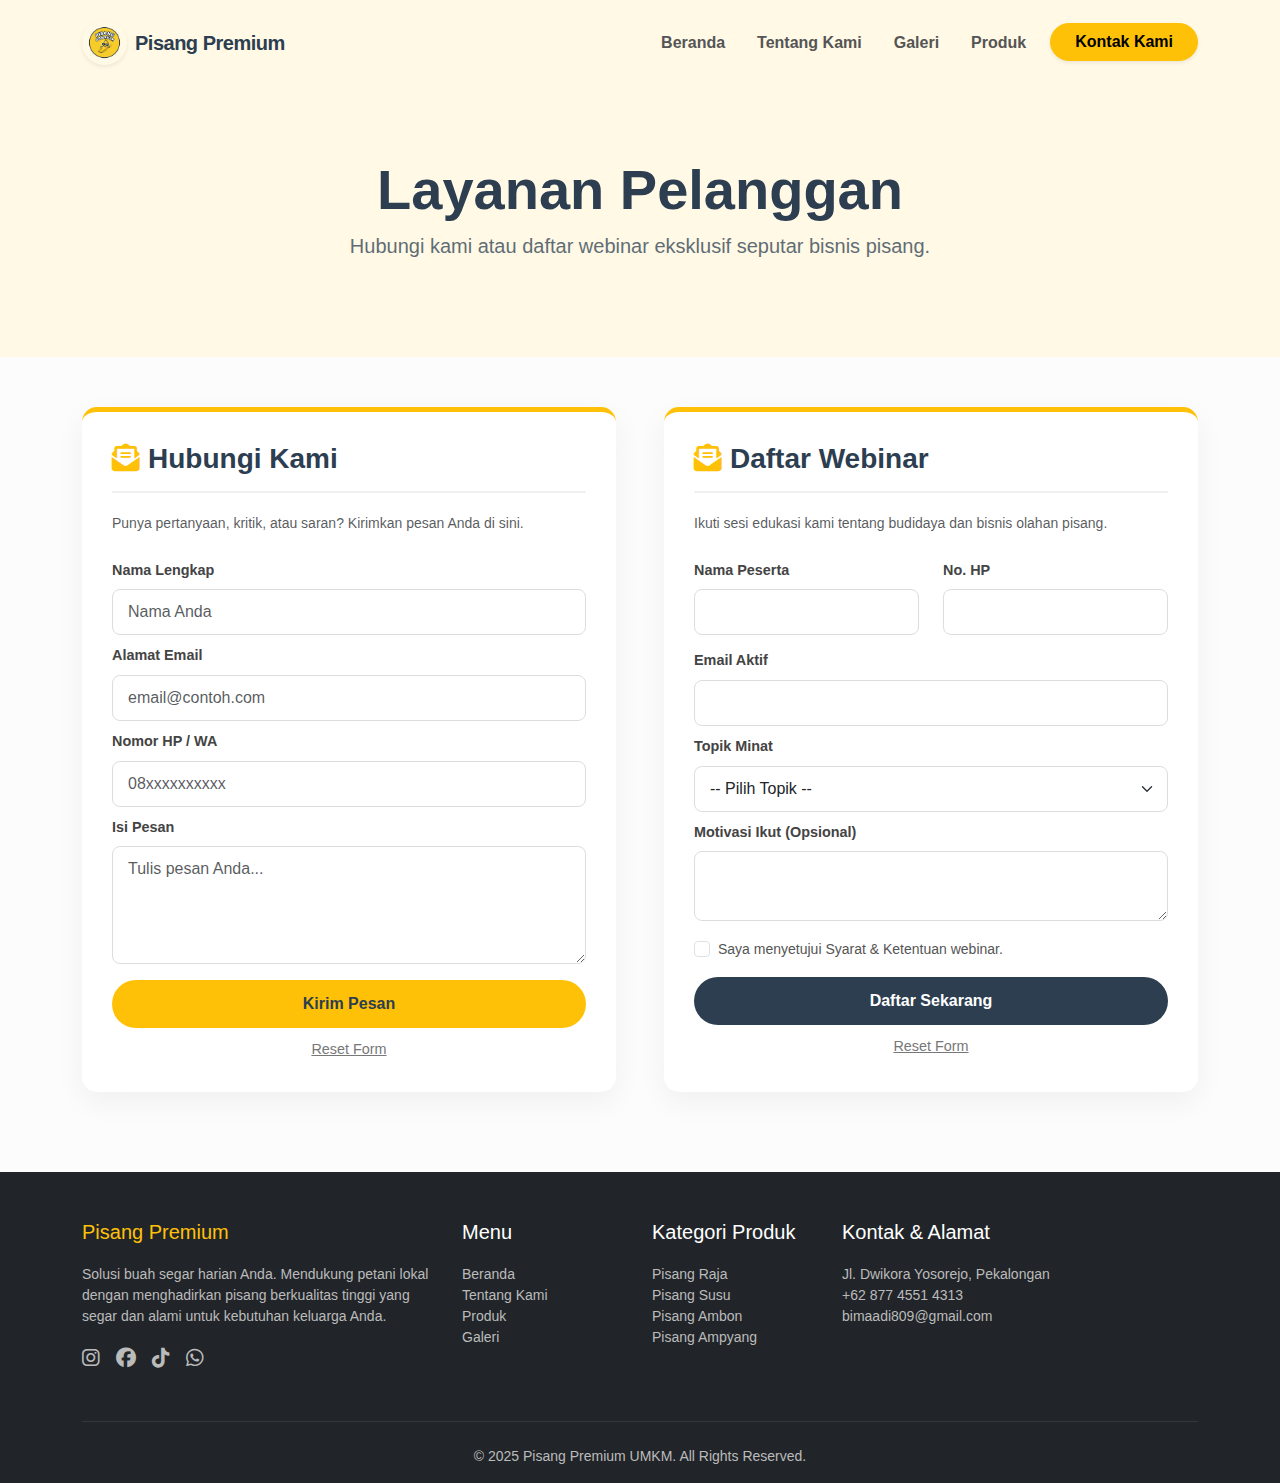
<file: kontak.html>
<!DOCTYPE html>
<html lang="id">

<head>
    <meta charset="UTF-8">
    <meta name="viewport" content="width=device-width, initial-scale=1.0">
    <title>Kontak & Webinar - Pisang Premium</title>
    <link rel="icon" href="images/logo.png" type="image/png">
    <link href="https://cdn.jsdelivr.net/npm/bootstrap@5.3.0/dist/css/bootstrap.min.css" rel="stylesheet">
    <link rel="stylesheet" href="https://cdnjs.cloudflare.com/ajax/libs/font-awesome/6.4.0/css/all.min.css">
    <link rel="stylesheet" href="style.css">
</head>

<body>

    <nav class="navbar navbar-expand-lg fixed-top navbar-custom">
        <div class="container">
            <a class="navbar-brand d-flex align-items-center gap-2" href="index.html"
                style="font-family: 'Segoe UI', Tahoma, Geneva, Verdana, sans-serif; color: #2c3e50;">
                <img src="images/logo.png" alt="Logo" width="45" height="45" class="rounded-circle shadow-sm">
                <span class="fw-bold" style="letter-spacing: -0.5px;">Pisang Premium</span>
            </a>
            <button class="navbar-toggler border-0" type="button" data-bs-toggle="collapse" data-bs-target="#mainMenu">
                <span class="navbar-toggler-icon"></span>
            </button>
            <div class="collapse navbar-collapse" id="mainMenu">
                <ul class="navbar-nav ms-auto align-items-left">
                    <li class="nav-item"><a class="nav-link px-3" href="index.html">Beranda</a></li>
                    <li class="nav-item"><a class="nav-link px-3" href="tentang.html">Tentang Kami</a></li>
                    <li class="nav-item"><a class="nav-link px-3" href="galeri.html">Galeri</a></li>
                    <li class="nav-item"><a class="nav-link px-3" href="produk.html">Produk</a></li>
                    <li class="nav-item ms-lg-2">
                        <a href="kontak.html"
                            class="btn btn-warning rounded-pill px-4 fw-bold text-dark-blue shadow-sm hover-effect">Kontak
                            Kami</a>
                    </li>
                </ul>
            </div>
        </div>
    </nav>

    <header class="hero-contact">
        <div class="container">
            <h1 class="display-4 fw-bold mb-2" style="font-family: 'Segoe UI', Tahoma, Geneva, Verdana, sans-serif;">
                Layanan Pelanggan</h1>
            <p class="lead opacity-75">Hubungi kami atau daftar webinar eksklusif seputar bisnis pisang.</p>
        </div>
    </header>

    <main class="container mb-5">
        <div class="row g-5">

            <div class="col-lg-6">
                <div class="form-card">
                    <h3 class="form-title"><i class="fas fa-envelope-open-text me-2 text-warning"></i>Hubungi Kami</h3>
                    <p class="text-muted small mb-4">Punya pertanyaan, kritik, atau saran? Kirimkan pesan Anda di sini.
                    </p>

                    <form id="kontakForm" novalidate>
                        <div class="mb-2">
                            <label for="k_nama" class="form-label">Nama Lengkap</label>
                            <input type="text" class="form-control" id="k_nama" placeholder="Nama Anda">
                            <div class="error-msg" id="err-k_nama">Nama wajib diisi.</div>
                        </div>

                        <div class="mb-2">
                            <label for="k_email" class="form-label">Alamat Email</label>
                            <input type="email" class="form-control" id="k_email" placeholder="email@contoh.com">
                            <div class="error-msg" id="err-k_email">Format email salah.</div>
                        </div>

                        <div class="mb-2">
                            <label for="k_phone" class="form-label">Nomor HP / WA</label>
                            <input type="tel" class="form-control" id="k_phone" placeholder="08xxxxxxxxxx">
                            <div class="error-msg" id="err-k_phone">Nomor HP hanya angka.</div>
                        </div>

                        <div class="mb-3">
                            <label for="k_pesan" class="form-label">Isi Pesan</label>
                            <textarea class="form-control" id="k_pesan" rows="4"
                                placeholder="Tulis pesan Anda..."></textarea>
                            <div class="error-msg" id="err-k_pesan">Pesan minimal 10 karakter.</div>
                        </div>

                        <button type="submit" class="btn-submit">Kirim Pesan</button>
                        <div class="text-center">
                            <button type="button" id="k_clearData" class="btn-reset">Reset Form</button>
                        </div>
                        <div id="k_feedback" class="feedback-box"></div>
                    </form>
                </div>
            </div>

            <div class="col-lg-6">
                <div class="form-card" style="border-top-color: #FFC107;">
                    <h3 class="form-title"><i class="fas fa-envelope-open-text me-2 text-warning"></i>Daftar Webinar
                    </h3>
                    <p class="text-muted small mb-4">Ikuti sesi edukasi kami tentang budidaya dan bisnis olahan pisang.
                    </p>

                    <form id="webinarForm" novalidate>
                        <div class="row">
                            <div class="col-md-6 mb-2">
                                <label for="w_nama" class="form-label">Nama Peserta</label>
                                <input type="text" class="form-control" id="w_nama">
                                <div class="error-msg" id="err-w_nama">Wajib diisi.</div>
                            </div>
                            <div class="col-md-6 mb-2">
                                <label for="w_phone" class="form-label">No. HP</label>
                                <input type="tel" class="form-control" id="w_phone">
                                <div class="error-msg" id="err-w_phone">Angka saja.</div>
                            </div>
                        </div>

                        <div class="mb-2">
                            <label for="w_email" class="form-label">Email Aktif</label>
                            <input type="email" class="form-control" id="w_email">
                            <div class="error-msg" id="err-w_email">Email tidak valid.</div>
                        </div>

                        <div class="mb-2">
                            <label for="w_kategori" class="form-label">Topik Minat</label>
                            <select class="form-select" id="w_kategori">
                                <option value="">-- Pilih Topik --</option>
                                <option value="Umum">Pengenalan Pisang</option>
                                <option value="Bisnis">Peluang Bisnis Olahan</option>
                                <option value="Tani">Teknik Budidaya</option>
                            </select>
                            <div class="error-msg" id="err-w_kategori">Pilih salah satu topik.</div>
                        </div>

                        <div class="mb-3">
                            <label for="w_pesan" class="form-label">Motivasi Ikut (Opsional)</label>
                            <textarea class="form-control" id="w_pesan" rows="2"></textarea>
                        </div>

                        <div class="form-check mb-3">
                            <input class="form-check-input" type="checkbox" id="w_syarat">
                            <label class="form-check-label small" for="w_syarat">
                                Saya menyetujui Syarat & Ketentuan webinar.
                            </label>
                            <div class="error-msg" id="err-w_syarat">Anda harus menyetujui S&K.</div>
                        </div>

                        <button type="submit" class="btn-submit" style="background-color: #2c3e50; color: white;">Daftar
                            Sekarang</button>
                        <div class="text-center">
                            <button type="button" id="w_clearData" class="btn-reset">Reset Form</button>
                        </div>
                        <div id="w_feedback" class="feedback-box"></div>
                    </form>
                </div>
            </div>

        </div>
    </main>

    <footer class="footer pt-5 pb-3">
        <div class="container">
            <div class="row g-4 mb-5">

                <!-- Brand -->
                <div class="col-lg-4">
                    <h5 class="footer-title text-warning">Pisang Premium</h5>
                    <p class="footer-desc small">
                        Solusi buah segar harian Anda. Mendukung petani lokal dengan menghadirkan
                        pisang berkualitas tinggi yang segar dan alami untuk kebutuhan keluarga Anda.
                    </p>

                    <div class="footer-social d-flex gap-3 mt-3">
                        <a href="https://www.instagram.com/bimaa.ng?" aria-label="Instagram" class="social-link fs-5"><i
                                class="fab fa-instagram"></i></a>
                        <a href="https://www.facebook.com/share/1BuU8t9ELD/" aria-label="Facebook"
                            class="social-link fs-5"><i class="fab fa-facebook"></i></a>
                        <a href="https://www.tiktok.com/@bimaadinug?" aria-label="Tiktok" class="social-link fs-5"><i
                                class="fab fa-tiktok"></i></a>
                        <a href="https://wa.me/6287745514313" aria-label="WhatsApp" class="social-link fs-5"><i
                                class="fab fa-whatsapp"></i></a>
                    </div>
                </div>

                <!-- Menu -->
                <div class="col-lg-2 col-6">
                    <h5 class="footer-title">Menu</h5>
                    <ul class="footer-list small list-unstyled">
                        <li><a href="index.html">Beranda</a></li>
                        <li><a href="tentang.html">Tentang Kami</a></li>
                        <li><a href="produk.html">Produk</a></li>
                        <li><a href="galeri.html">Galeri</a></li>
                    </ul>
                </div>

                <!-- Kategori Produk -->
                <div class="col-lg-2 col-6">
                    <h5 class="footer-title">Kategori Produk</h5>
                    <ul class="footer-list small list-unstyled">
                        <li><a href="produk.html">Pisang Raja</a></li>
                        <li><a href="produk.html">Pisang Susu</a></li>
                        <li><a href="produk.html">Pisang Ambon</a></li>
                        <li><a href="produk.html">Pisang Ampyang</a></li>
                    </ul>
                </div>

                <!-- Kontak -->
                <div class="col-lg-3 col-12">
                    <h5 class="footer-title">Kontak & Alamat</h5>
                    <ul class="footer-list small list-unstyled">
                        <li>Jl. Dwikora Yosorejo, Pekalongan</li>
                        <li>+62 877 4551 4313</li>
                        <li>bimaadi809@gmail.com</li>
                    </ul>
                </div>

            </div>

            <hr class="border-secondary">

            <div class="text-center small pt-2">
                © 2025 Pisang Premium UMKM. All Rights Reserved.
            </div>
        </div>
    </footer>


    <script src="https://code.jquery.com/jquery-3.6.0.min.js"></script>
    <script src="https://cdn.jsdelivr.net/npm/bootstrap@5.3.0/dist/js/bootstrap.bundle.min.js"></script>
    <script type="module" src="js/kontak.js"></script>
</body>

</html>
</file>
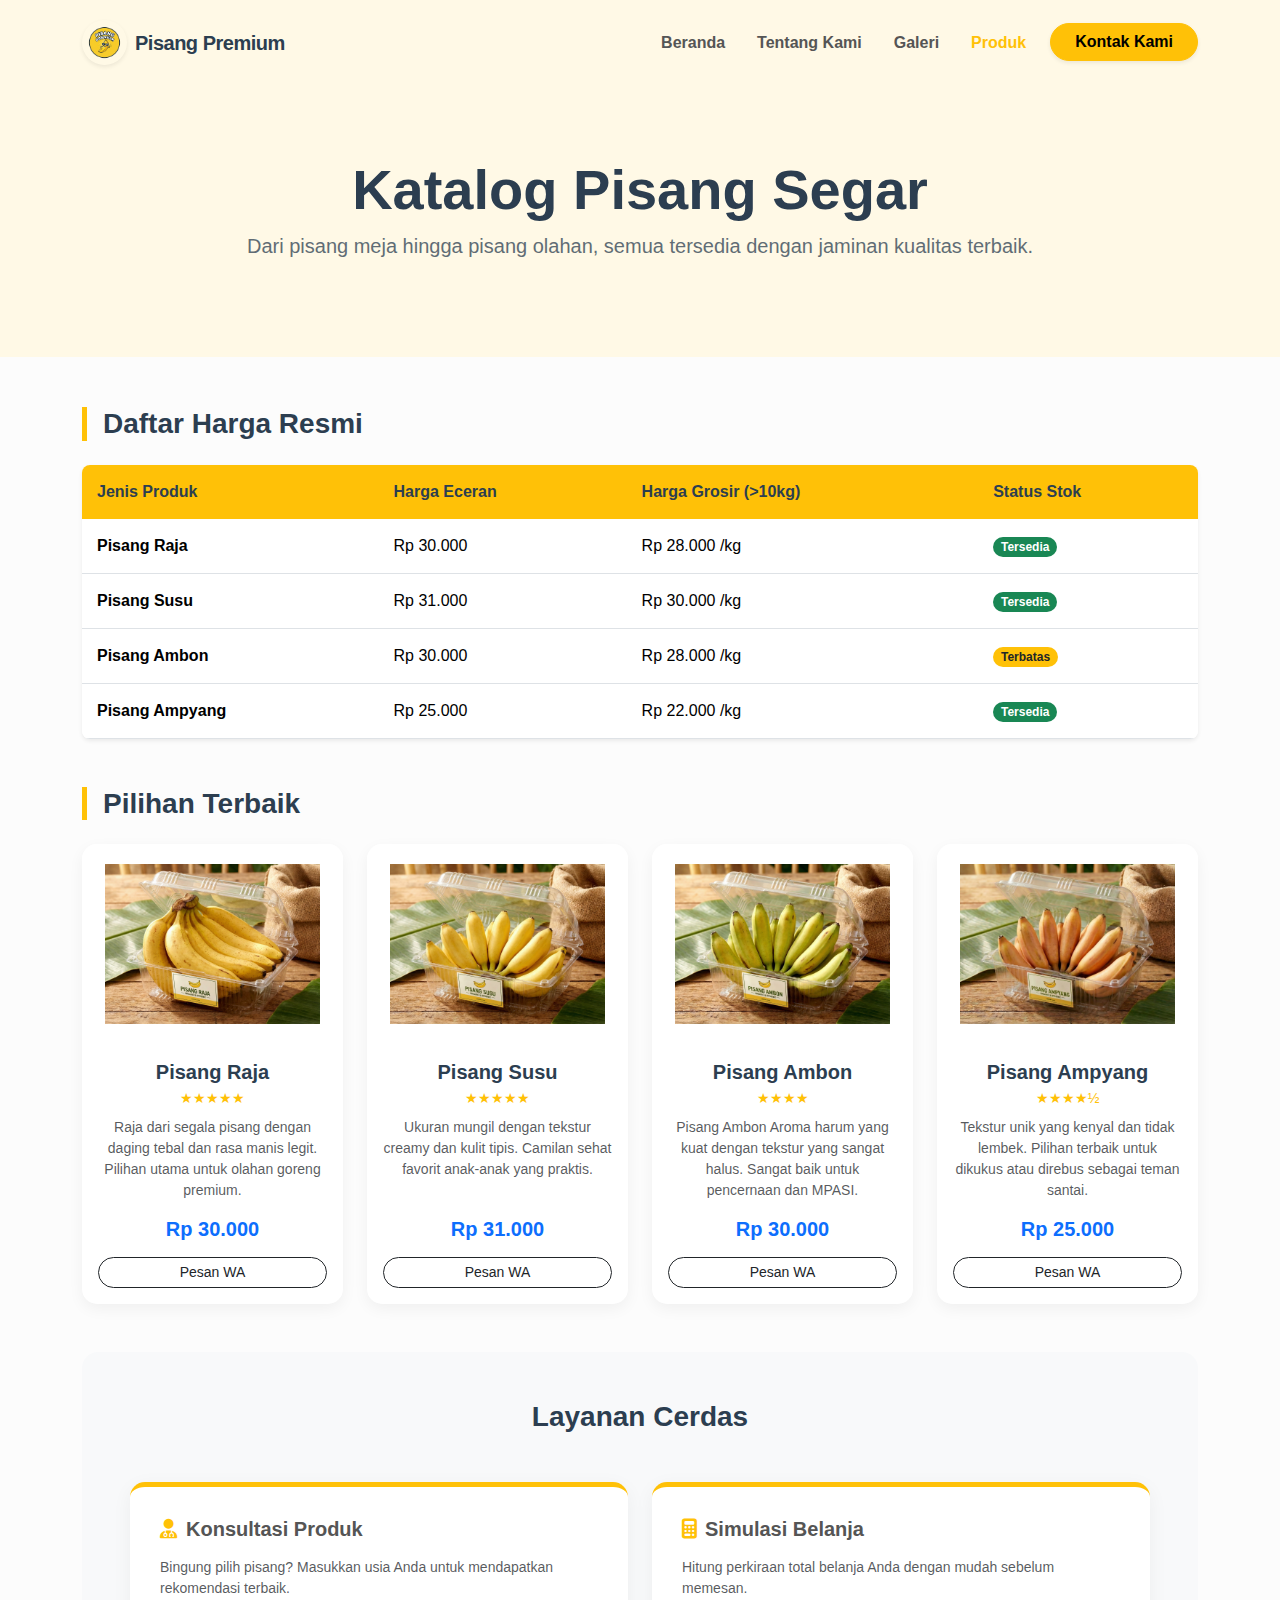
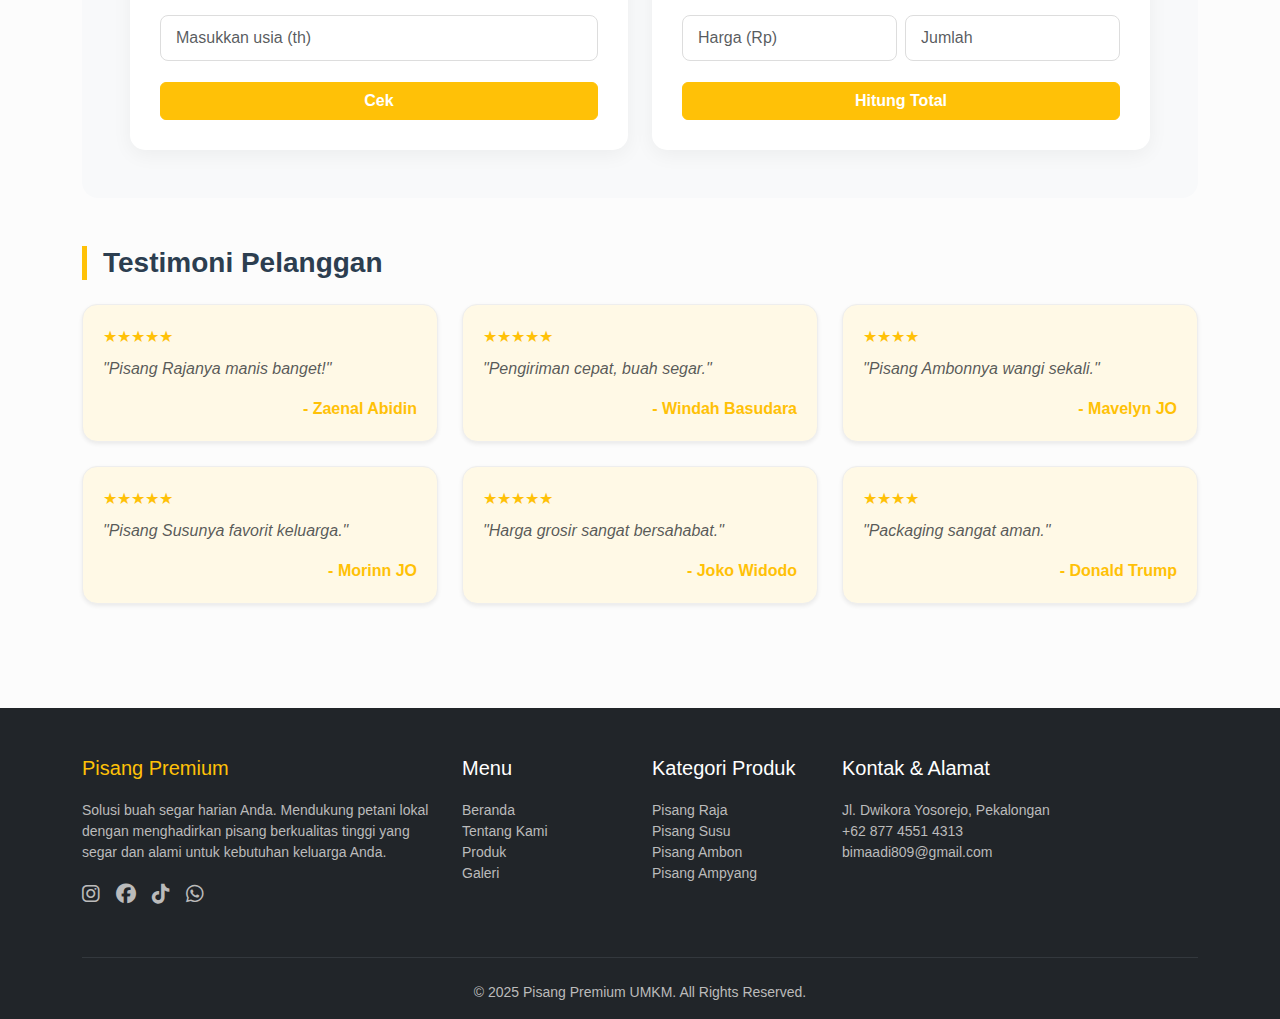
<file: produk.html>
<!DOCTYPE html>
<html lang="id">

<head>
    <meta charset="UTF-8">
    <meta name="viewport" content="width=device-width, initial-scale=1.0">
    <title>Katalog Produk - Pisang Premium</title>
    <link rel="icon" href="images/logo.png" type="image/png">
    <link href="https://cdn.jsdelivr.net/npm/bootstrap@5.3.0/dist/css/bootstrap.min.css" rel="stylesheet">
    <link rel="stylesheet" href="https://cdnjs.cloudflare.com/ajax/libs/font-awesome/6.4.0/css/all.min.css">
    <link rel="stylesheet" href="style.css">
</head>

<body>

    <nav class="navbar navbar-expand-lg fixed-top navbar-custom">
        <div class="container">
            <a class="navbar-brand d-flex align-items-center gap-2" href="index.html"
                style="font-family: 'Segoe UI', Tahoma, Geneva, Verdana, sans-serif; color: #2c3e50;">
                <img src="images/logo.png" alt="Logo" width="45" height="45" class="rounded-circle shadow-sm">
                <span class="fw-bold" style="letter-spacing: -0.5px;">Pisang Premium</span>
            </a>
            <button class="navbar-toggler border-0" type="button" data-bs-toggle="collapse" data-bs-target="#mainMenu">
                <span class="navbar-toggler-icon"></span>
            </button>
            <div class="collapse navbar-collapse" id="mainMenu">
                <ul class="navbar-nav ms-auto align-items-left">
                    <li class="nav-item"><a class="nav-link px-3" href="index.html">Beranda</a></li>
                    <li class="nav-item"><a class="nav-link px-3" href="tentang.html">Tentang Kami</a></li>
                    <li class="nav-item"><a class="nav-link px-3" href="galeri.html">Galeri</a></li>
                    <li class="nav-item"><a class="nav-link active px-3" href="produk.html">Produk</a></li>
                    <li class="nav-item ms-lg-2">
                        <a href="kontak.html"
                            class="btn btn-warning rounded-pill px-4 fw-bold text-dark-blue shadow-sm hover-effect">Kontak
                            Kami</a>
                    </li>
                </ul>
            </div>
        </div>
    </nav>

    <header class="hero-product">
        <div class="container">
            <h1 class="display-4 fw-bold mb-2" style="font-family: 'Segoe UI', Tahoma, Geneva, Verdana, sans-serif;">
                Katalog Pisang Segar</h1>
            <p class="lead opacity-75">Dari pisang meja hingga pisang olahan, semua tersedia dengan jaminan kualitas
                terbaik.</p>
        </div>
    </header>

    <main class="container">

        <section class="mb-5">
            <h3 class="fw-bold mb-4 border-start border-5 border-warning ps-3"
                style="color: #2c3e50; font-family: 'Segoe UI', Tahoma, Geneva, Verdana, sans-serif;">Daftar Harga Resmi
            </h3>
            <div class="table-responsive shadow-sm rounded-3">
                <table class="table table-custom mb-0">
                    <thead>
                        <tr>
                            <th>Jenis Produk</th>
                            <th>Harga Eceran</th>
                            <th>Harga Grosir (>10kg)</th>
                            <th>Status Stok</th>
                        </tr>
                    </thead>
                    <tbody>
                        <tr>
                            <td class="fw-bold">Pisang Raja</td>
                            <td>Rp 30.000</td>
                            <td>Rp 28.000 /kg</td>
                            <td><span class="badge bg-success rounded-pill">Tersedia</span></td>
                        </tr>
                        <tr>
                            <td class="fw-bold">Pisang Susu</td>
                            <td>Rp 31.000</td>
                            <td>Rp 30.000 /kg</td>
                            <td><span class="badge bg-success rounded-pill">Tersedia</span></td>
                        </tr>
                        <tr>
                            <td class="fw-bold">Pisang Ambon</td>
                            <td>Rp 30.000</td>
                            <td>Rp 28.000 /kg</td>
                            <td><span class="badge bg-warning text-dark rounded-pill">Terbatas</span></td>
                        </tr>
                        <tr>
                            <td class="fw-bold">Pisang Ampyang</td>
                            <td>Rp 25.000</td>
                            <td>Rp 22.000 /kg</td>
                            <td><span class="badge bg-success rounded-pill">Tersedia</span></td>
                        </tr>
                    </tbody>
                </table>
            </div>
        </section>

        <section class="mb-5">
            <h3 class="fw-bold mb-4 border-start border-5 border-warning ps-3"
                style="color: #2c3e50; font-family: 'Segoe UI', Tahoma, Geneva, Verdana, sans-serif;">Pilihan Terbaik
            </h3>
            <div class="row g-4" id="katalogProduk">
            </div>
        </section>

        <section class="mb-5 bg-light p-5 rounded-4">
            <h3 class="fw-bold text-center mb-5"
                style="color: #2c3e50; font-family: 'Segoe UI', Tahoma, Geneva, Verdana, sans-serif;">Layanan
                Cerdas</h3>
            <div class="row g-4">

                <div class="col-md-6">
                    <div class="service-panel">
                        <h5 class="fw-bold mb-3"><i class="fas fa-user-md text-warning me-2"></i>Konsultasi Produk</h5>
                        <p class="text-muted small mb-3">Bingung pilih pisang? Masukkan usia Anda untuk mendapatkan
                            rekomendasi terbaik.</p>

                        <div class="input-group mb-3">
                            <input type="number" id="inputUsia" class="form-control" placeholder="Masukkan usia (th)">
                        </div>
                        <button id="btnCekUsia" class="btn btn-warning w-100 fw-bold text-white">Cek</button>
                        <div id="hasilRekomendasi" class="result-box"></div>
                    </div>
                </div>

                <div class="col-md-6">
                    <div class="service-panel">
                        <h5 class="fw-bold mb-3"><i class="fas fa-calculator text-warning me-2"></i>Simulasi Belanja
                        </h5>
                        <p class="text-muted small mb-3">Hitung perkiraan total belanja Anda dengan mudah sebelum
                            memesan.</p>

                        <div class="row g-2 mb-3">
                            <div class="col-6">
                                <input type="number" id="inputHarga" class="form-control" placeholder="Harga (Rp)">
                            </div>
                            <div class="col-6">
                                <input type="number" id="inputJumlah" class="form-control" placeholder="Jumlah">
                            </div>
                        </div>
                        <button id="btnHitungBelanja" class="btn btn-warning w-100 fw-bold text-white">Hitung
                            Total</button>
                        <div id="hasilKalkulator" class="result-box"></div>
                    </div>
                </div>

            </div>
        </section>

        <section class="mb-5">
            <h3 class="fw-bold mb-4 border-start border-5 border-warning ps-3"
                style="color: #2c3e50; font-family: 'Segoe UI', Tahoma, Geneva, Verdana, sans-serif;">Testimoni
                Pelanggan</h3>
            <div class="row" id="wadahTestimoni">
            </div>
        </section>

    </main>

    <footer class="footer pt-5 pb-3">
        <div class="container">
            <div class="row g-4 mb-5">

                <!-- Brand -->
                <div class="col-lg-4">
                    <h5 class="footer-title text-warning">Pisang Premium</h5>
                    <p class="footer-desc small">
                        Solusi buah segar harian Anda. Mendukung petani lokal dengan menghadirkan
                        pisang berkualitas tinggi yang segar dan alami untuk kebutuhan keluarga Anda.
                    </p>

                    <div class="footer-social d-flex gap-3 mt-3">
                        <a href="https://www.instagram.com/bimaa.ng?" aria-label="Instagram" class="social-link fs-5"><i
                                class="fab fa-instagram"></i></a>
                        <a href="https://www.facebook.com/share/1BuU8t9ELD/" aria-label="Facebook"
                            class="social-link fs-5"><i class="fab fa-facebook"></i></a>
                        <a href="https://www.tiktok.com/@bimaadinug?" aria-label="Tiktok" class="social-link fs-5"><i
                                class="fab fa-tiktok"></i></a>
                        <a href="https://wa.me/6287745514313" aria-label="WhatsApp" class="social-link fs-5"><i
                                class="fab fa-whatsapp"></i></a>
                    </div>
                </div>

                <!-- Menu -->
                <div class="col-lg-2 col-6">
                    <h5 class="footer-title">Menu</h5>
                    <ul class="footer-list small list-unstyled">
                        <li><a href="index.html">Beranda</a></li>
                        <li><a href="tentang.html">Tentang Kami</a></li>
                        <li><a href="produk.html">Produk</a></li>
                        <li><a href="galeri.html">Galeri</a></li>
                    </ul>
                </div>

                <!-- Kategori Produk -->
                <div class="col-lg-2 col-6">
                    <h5 class="footer-title">Kategori Produk</h5>
                    <ul class="footer-list small list-unstyled">
                        <li><a href="produk.html">Pisang Raja</a></li>
                        <li><a href="produk.html">Pisang Susu</a></li>
                        <li><a href="produk.html">Pisang Ambon</a></li>
                        <li><a href="produk.html">Pisang Ampyang</a></li>
                    </ul>
                </div>

                <!-- Kontak -->
                <div class="col-lg-3 col-12">
                    <h5 class="footer-title">Kontak & Alamat</h5>
                    <ul class="footer-list small list-unstyled">
                        <li>Jl. Dwikora Yosorejo, Pekalongan</li>
                        <li>+62 877 4551 4313</li>
                        <li>bimaadi809@gmail.com</li>
                    </ul>
                </div>

            </div>

            <hr class="border-secondary">

            <div class="text-center small pt-2">
                © 2025 Pisang Premium UMKM. All Rights Reserved.
            </div>
        </div>
    </footer>

    <script src="https://code.jquery.com/jquery-3.6.0.min.js"></script>
    <script src="https://cdn.jsdelivr.net/npm/bootstrap@5.3.0/dist/js/bootstrap.bundle.min.js"></script>
    <script type="module" src="js/produk.js"></script>

</body>

</html>
</file>
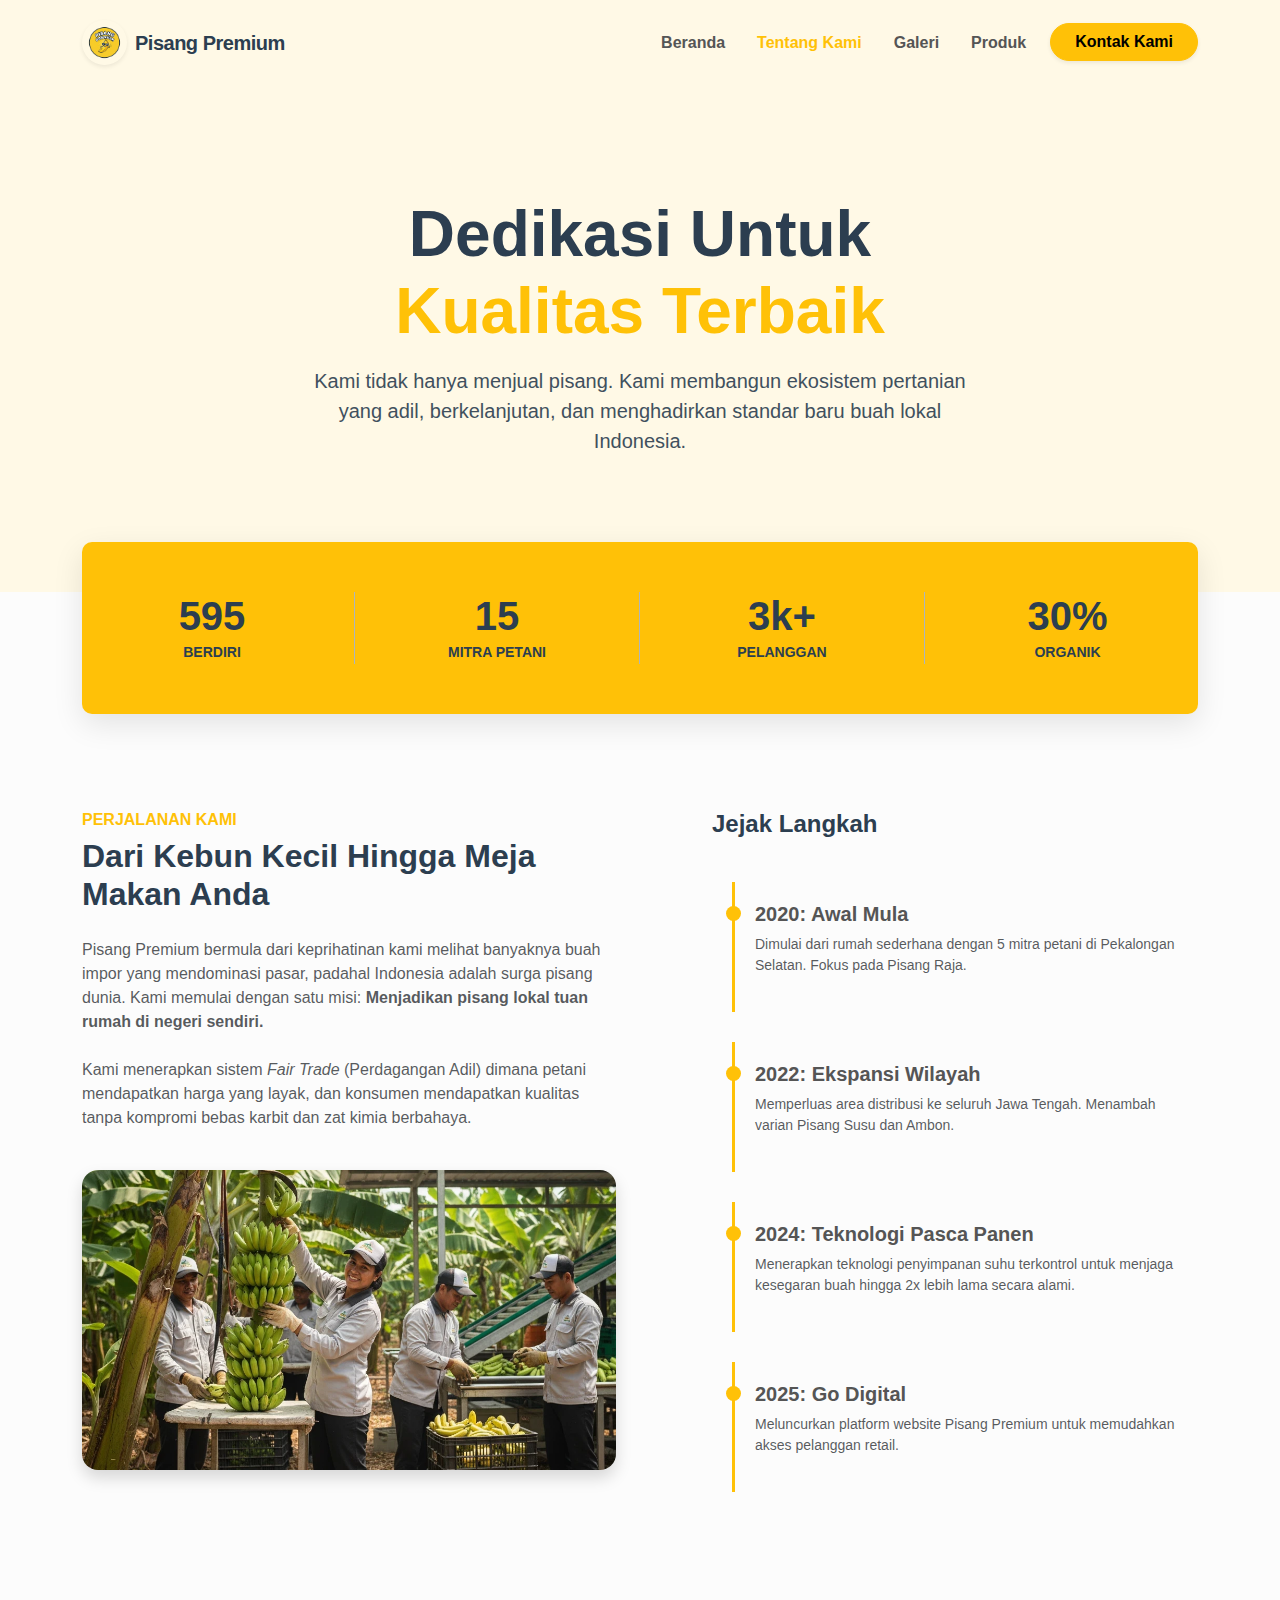
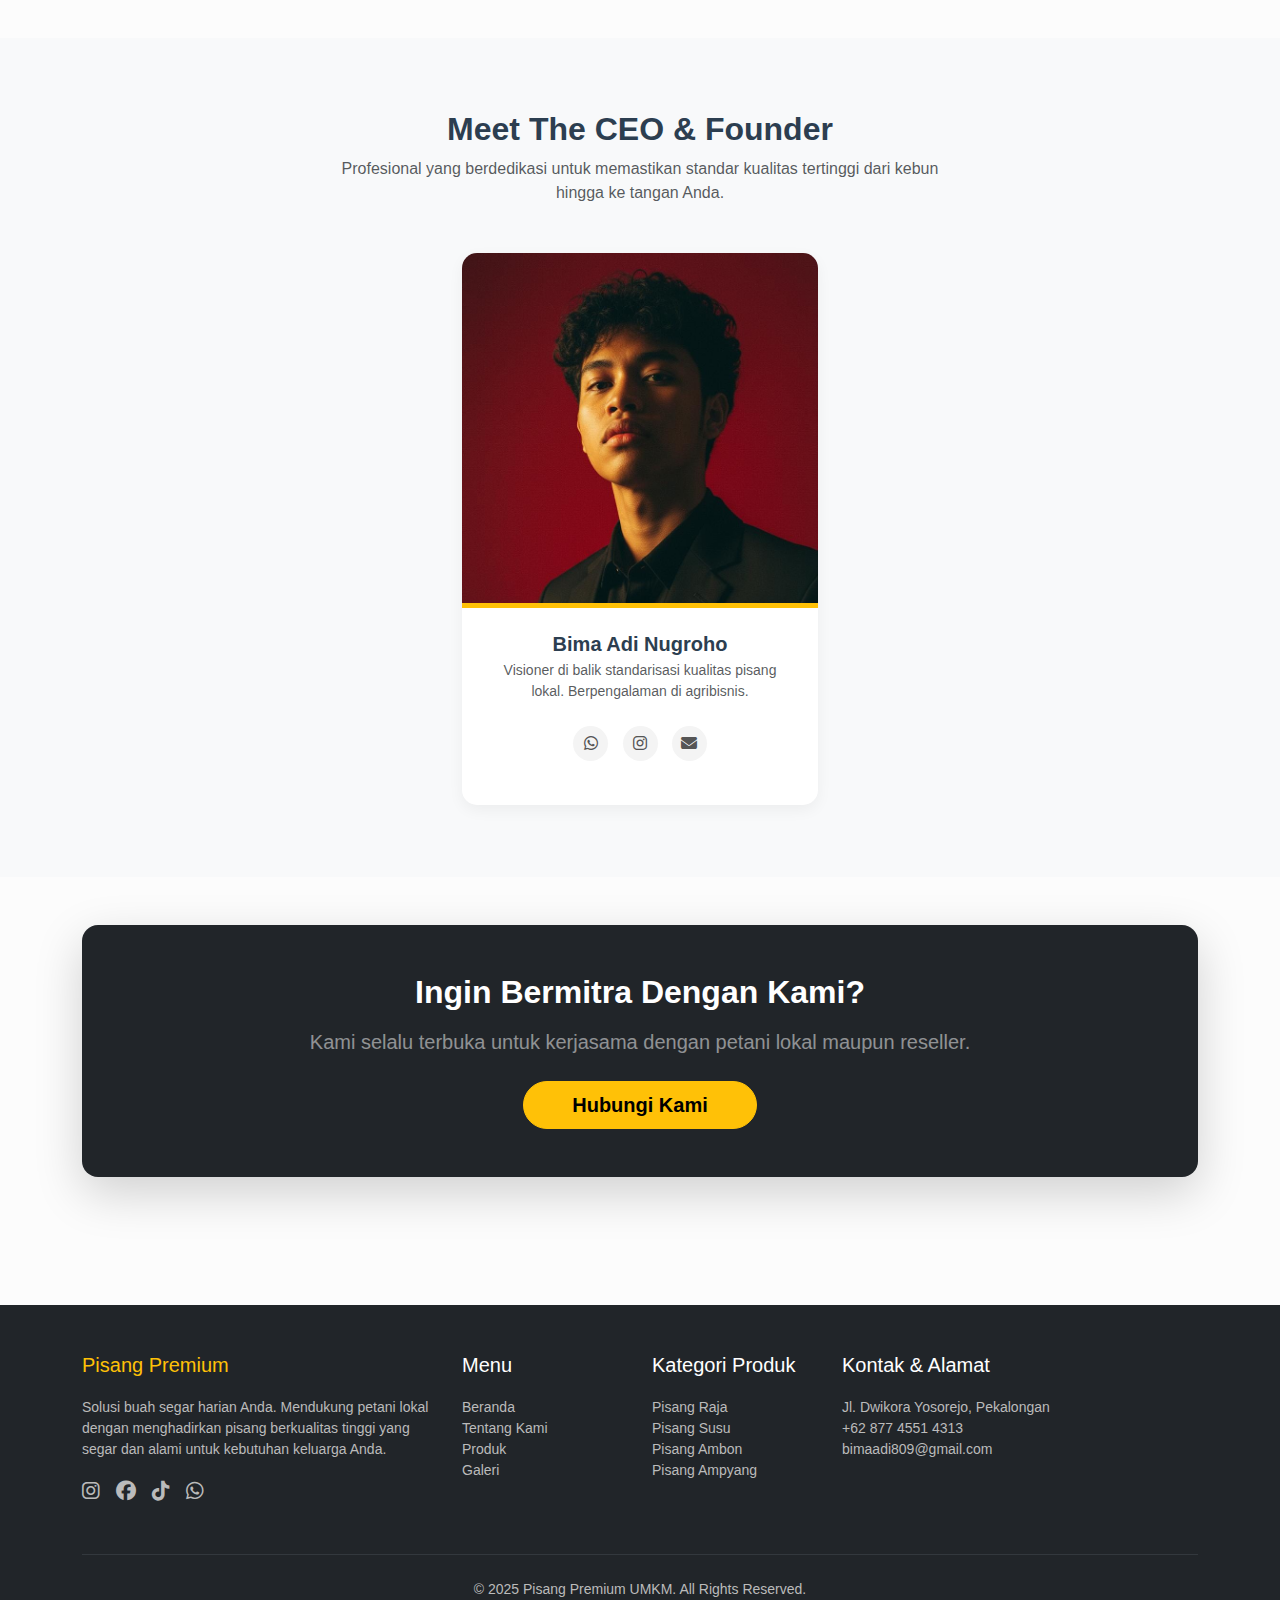
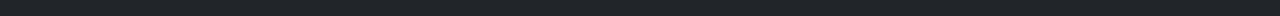
<file: tentang.html>
<!DOCTYPE html>
<html lang="id">

<head>
    <meta charset="UTF-8">
    <meta name="viewport" content="width=device-width, initial-scale=1.0">
    <title>Tentang Kami - Pisang Premium</title>
    <link rel="icon" href="images/logo.png" type="image/png">
    <link href="https://cdn.jsdelivr.net/npm/bootstrap@5.3.0/dist/css/bootstrap.min.css" rel="stylesheet">
    <link rel="stylesheet" href="https://cdnjs.cloudflare.com/ajax/libs/font-awesome/6.4.0/css/all.min.css">
    <link rel="stylesheet" href="style.css">
</head>

<body>

    <nav class="navbar navbar-expand-lg fixed-top navbar-custom">
        <div class="container">
            <a class="navbar-brand d-flex align-items-center gap-2" href="index.html"
                style="font-family: 'Segoe UI', Tahoma, Geneva, Verdana, sans-serif; color: #2c3e50;">
                <img src="images/logo.png" alt="Logo" width="45" height="45" class="rounded-circle shadow-sm">
                <span class="fw-bold" style="letter-spacing: -0.5px;">Pisang Premium</span>
            </a>
            <button class="navbar-toggler border-0" type="button" data-bs-toggle="collapse" data-bs-target="#mainMenu">
                <span class="navbar-toggler-icon"></span>
            </button>
            <div class="collapse navbar-collapse" id="mainMenu">
                <ul class="navbar-nav ms-auto align-items-left">
                    <li class="nav-item"><a class="nav-link px-3" href="index.html">Beranda</a></li>
                    <li class="nav-item"><a class="nav-link active px-3" href="tentang.html">Tentang Kami</a></li>
                    <li class="nav-item"><a class="nav-link px-3" href="galeri.html">Galeri</a></li>
                    <li class="nav-item"><a class="nav-link px-3" href="produk.html">Produk</a></li>
                    <li class="nav-item ms-lg-2">
                        <a href="kontak.html"
                            class="btn btn-warning rounded-pill px-4 fw-bold text-dark-blue shadow-sm hover-effect">Kontak
                            Kami</a>
                    </li>
                </ul>
            </div>
        </div>
    </nav>

    <header class="hero-about d-flex align-items-center text-center">
        <div class="container">
            <h1 class="display-3 fw-bold mb-3" style="font-family: 'Segoe UI', Tahoma, Geneva, Verdana, sans-serif;">
                Dedikasi Untuk <br> <span style="color: #FFC107;">Kualitas Terbaik</span></h1>
            <p class="lead mx-auto" style="max-width: 700px; opacity: 0.9;">
                Kami tidak hanya menjual pisang. Kami membangun ekosistem pertanian yang adil, berkelanjutan, dan
                menghadirkan standar baru buah lokal Indonesia.
            </p>
        </div>
    </header>

    <main>
        <div class="container">
            <div class="stats-section text-center">
                <div class="row">
                    <div class="col-md-3 col-6 mb-3 mb-md-0 border-end border-dark-subtle">
                        <div class="stat-item">
                            <h3 class="counter">2020</h3>
                            <small class="fw-bold text-uppercase ls-1">Berdiri</small>
                        </div>
                    </div>
                    <div class="col-md-3 col-6 mb-3 mb-md-0 border-end border-dark-subtle">
                        <div class="stat-item">
                            <h3 class="counter">50</h3>
                            <small class="fw-bold text-uppercase ls-1">Mitra Petani</small>
                        </div>
                    </div>
                    <div class="col-md-3 col-6 border-end border-dark-subtle">
                        <div class="stat-item">
                            <h3><span class="counter">10</span>k+</h3>
                            <small class="fw-bold text-uppercase ls-1">Pelanggan</small>
                        </div>
                    </div>
                    <div class="col-md-3 col-6">
                        <div class="stat-item">
                            <h3><span class="counter">100</span>%</h3>
                            <small class="fw-bold text-uppercase ls-1">Organik</small>
                        </div>
                    </div>
                </div>
            </div>
        </div>

        <section class="container py-5 mt-5">
            <div class="row align-items-start g-5">
                <div class="col-lg-6">
                    <h6 class="text-warning fw-bold text-uppercase ls-2"
                        style="font-family: 'Segoe UI', Tahoma, Geneva, Verdana, sans-serif;">
                        Perjalanan Kami</h6>
                    <h2 class="fw-bold mb-4"
                        style="font-family: 'Segoe UI', Tahoma, Geneva, Verdana, sans-serif; color: #2c3e50;">Dari Kebun
                        Kecil Hingga Meja Makan Anda</h2>
                    <p class="text-muted mb-4">
                        Pisang Premium bermula dari keprihatinan kami melihat banyaknya buah impor yang mendominasi
                        pasar, padahal Indonesia adalah surga pisang dunia. Kami memulai dengan satu misi:
                        <strong>Menjadikan pisang lokal tuan rumah di negeri sendiri.</strong>
                    </p>
                    <p class="text-muted">
                        Kami menerapkan sistem <em>Fair Trade</em> (Perdagangan Adil) dimana petani mendapatkan harga
                        yang layak, dan konsumen mendapatkan kualitas tanpa kompromi bebas karbit dan zat kimia
                        berbahaya.
                    </p>
                    <img src="images/panen.png" alt="Panen Pisang" class="img-fluid rounded-4 shadow mt-4 w-100"
                        style="object-fit: cover; height: 300px;">
                </div>

                <div class="col-lg-6">
                    <div class="ps-lg-5">
                        <h4 class="fw-bold mb-4"
                            style="font-family: 'Segoe UI', Tahoma, Geneva, Verdana, sans-serif; color: #2c3e50;">Jejak
                            Langkah</h4>
                        <div class="timeline">
                            <div class="timeline-item">
                                <h5 class="fw-bold">2020: Awal Mula</h5>
                                <p class="text-muted small">Dimulai dari rumah sederhana dengan 5 mitra petani di
                                    Pekalongan Selatan. Fokus pada Pisang Raja.</p>
                            </div>
                            <div class="timeline-item">
                                <h5 class="fw-bold">2022: Ekspansi Wilayah</h5>
                                <p class="text-muted small">Memperluas area distribusi ke seluruh Jawa Tengah. Menambah
                                    varian Pisang Susu dan Ambon.</p>
                            </div>
                            <div class="timeline-item">
                                <h5 class="fw-bold">2024: Teknologi Pasca Panen</h5>
                                <p class="text-muted small">Menerapkan teknologi penyimpanan suhu terkontrol untuk
                                    menjaga kesegaran buah hingga 2x lebih lama secara alami.</p>
                            </div>
                            <div class="timeline-item">
                                <h5 class="fw-bold">2025: Go Digital</h5>
                                <p class="text-muted small">Meluncurkan platform website Pisang Premium untuk memudahkan
                                    akses pelanggan retail.</p>
                            </div>
                        </div>
                    </div>
                </div>
            </div>
        </section>

        <section class="bg-light py-5 mt-5">
            <div class="container py-4">
                <div class="text-center mb-5">
                    <h2 class="fw-bold"
                        style="font-family: 'Segoe UI', Tahoma, Geneva, Verdana, sans-serif; color: #2c3e50;">Meet The
                        CEO & Founder
                    </h2>
                    <p class="text-muted mx-auto" style="max-width: 600px;">Profesional yang berdedikasi untuk
                        memastikan standar kualitas tertinggi dari kebun hingga ke tangan Anda.</p>
                </div>

                <div class="row g-4 justify-content-center">
                    <div class="col-md-6 col-lg-4">
                        <div class="team-member">
                            <div class="team-photo-wrapper">
                                <img src="images/Founder.jpeg" alt="Bima Adi Nugroho">
                            </div>
                            <div class="p-4">
                                <h5 class="fw-bold mb-1"
                                    style="font-family: 'Segoe UI', Tahoma, Geneva, Verdana, sans-serif; color: #2c3e50;">
                                    Bima Adi Nugroho</h5>
                                <p class="text-muted small mb-4">Visioner di balik standarisasi kualitas pisang lokal.
                                    Berpengalaman di agribisnis.</p>
                                <div class="social-links">
                                    <a href="https://wa.me/6287745514313"><i class="fab fa-whatsapp"></i></a>
                                    <a href="https://www.instagram.com/bimaa.ng?"><i class="fab fa-instagram"></i></a>
                                    <a href="bimaadi809@gmail.com"><i class="fas fa-envelope"></i></a>
                                </div>
                            </div>
                        </div>
                    </div>
                </div>
            </div>
        </section>

        <section class="container py-5 text-center">
            <div class="card bg-dark text-white border-0 rounded-4 overflow-hidden shadow-lg">
                <div class="card-body p-5">
                    <h2 class="fw-bold mb-3" style="font-family: 'Segoe UI', Tahoma, Geneva, Verdana, sans-serif;">Ingin
                        Bermitra Dengan Kami?
                    </h2>
                    <p class="lead mb-4 text-white-50">Kami selalu terbuka untuk kerjasama dengan petani lokal maupun
                        reseller.</p>
                    <a href="kontak.html" class="btn btn-warning btn-lg rounded-pill px-5 fw-bold">Hubungi Kami</a>
                </div>
            </div>
        </section>
    </main>

    <footer class="footer pt-5 pb-3">
        <div class="container">
            <div class="row g-4 mb-5">

                <!-- Brand -->
                <div class="col-lg-4">
                    <h5 class="footer-title text-warning">Pisang Premium</h5>
                    <p class="footer-desc small">
                        Solusi buah segar harian Anda. Mendukung petani lokal dengan menghadirkan
                        pisang berkualitas tinggi yang segar dan alami untuk kebutuhan keluarga Anda.
                    </p>

                    <div class="footer-social d-flex gap-3 mt-3">
                        <a href="https://www.instagram.com/bimaa.ng?" aria-label="Instagram" class="social-link fs-5"><i
                                class="fab fa-instagram"></i></a>
                        <a href="https://www.facebook.com/share/1BuU8t9ELD/" aria-label="Facebook"
                            class="social-link fs-5"><i class="fab fa-facebook"></i></a>
                        <a href="https://www.tiktok.com/@bimaadinug?" aria-label="Tiktok" class="social-link fs-5"><i
                                class="fab fa-tiktok"></i></a>
                        <a href="https://wa.me/6287745514313" aria-label="WhatsApp" class="social-link fs-5"><i
                                class="fab fa-whatsapp"></i></a>
                    </div>
                </div>

                <!-- Menu -->
                <div class="col-lg-2 col-6">
                    <h5 class="footer-title">Menu</h5>
                    <ul class="footer-list small list-unstyled">
                        <li><a href="index.html">Beranda</a></li>
                        <li><a href="tentang.html">Tentang Kami</a></li>
                        <li><a href="produk.html">Produk</a></li>
                        <li><a href="galeri.html">Galeri</a></li>
                    </ul>
                </div>

                <!-- Kategori Produk -->
                <div class="col-lg-2 col-6">
                    <h5 class="footer-title">Kategori Produk</h5>
                    <ul class="footer-list small list-unstyled">
                        <li><a href="produk.html">Pisang Raja</a></li>
                        <li><a href="produk.html">Pisang Susu</a></li>
                        <li><a href="produk.html">Pisang Ambon</a></li>
                        <li><a href="produk.html">Pisang Ampyang</a></li>
                    </ul>
                </div>

                <!-- Kontak -->
                <div class="col-lg-3 col-12">
                    <h5 class="footer-title">Kontak & Alamat</h5>
                    <ul class="footer-list small list-unstyled">
                        <li>Jl. Dwikora Yosorejo, Pekalongan</li>
                        <li>+62 877 4551 4313</li>
                        <li>bimaadi809@gmail.com</li>
                    </ul>
                </div>

            </div>

            <hr class="border-secondary">

            <div class="text-center small pt-2">
                © 2025 Pisang Premium UMKM. All Rights Reserved.
            </div>
        </div>
    </footer>


    <script src="https://code.jquery.com/jquery-3.6.0.min.js"></script>
    <script src="https://cdn.jsdelivr.net/npm/bootstrap@5.3.0/dist/js/bootstrap.bundle.min.js"></script>
    <script type="module" src="js/tentang.js"></script>
</body>

</html>
</file>
<file: style.css>
body {
     font-family: 'Segoe UI', Tahoma, Geneva, Verdana, sans-serif;
     background-color: #fcfcfc;
     color: #555;
     padding-top: 76px;
 }

 /* Navbar Transparan ke Solid saat Scroll */
 .navbar-custom {
     background-color: #fff9e6;
     transition: all 0.4s ease;
     padding: 15px 0;
 }

 .navbar-custom.scrolled {
     box-shadow: 0 5px 20px rgba(0, 0, 0, 0.1);
     padding: 10px 0;
     background-color: #fcfcfc;
 }

 /* --- TAMBAHAN: Styling Menu Navigasi (Hover Effect) --- */
 .navbar-nav .nav-link {
     color: #555;
     /* Warna teks menu standar (abu gelap) */
     font-weight: 600;
     /* Sedikit tebal */
     transition: color 0.3s ease;
     /* Transisi halus */
 }

 /* Efek saat kursor diarahkan (Hover) */
 .navbar-nav .nav-link:hover {
     color: #FFC107;
     /* Berubah jadi Kuning Pisang */
 }

 /* Warna untuk menu yang sedang Aktif */
 .navbar-nav .nav-link.active {
     color: #FFC107 !important;
 }

 /* Footer */
 footer {
     background: #212529;
     color: #bbb;
     margin-top: 80px;
 }

 footer h5 {
     color: white;
     margin-bottom: 20px;
     /* Font family ditambahkan inline di HTML bawah */
 }

 footer a {
     color: #bbb;
     text-decoration: none;
     transition: 0.3s;
 }

 footer a:hover {
     /* GANTI VARIABEL DENGAN WARNA LANGSUNG */
     color: #FFC107;
     padding-left: 5px;
 }




 /* ----------------------------------------------------- */


 /* ===============================================
                 BAGIAN INDEX
 ==================================================*/

 /* Hero Section */
 .hero-section {
     background-color: #fff9e6;
     padding: 60px 0;
     border-radius: 0 0 50px 50px;
     margin-bottom: 50px;
 }

 /* Card Produk */
 .product-card {
     border: none;
     border-radius: 15px;
     background: white;
     transition: all 0.3s cubic-bezier(0.25, 0.8, 0.25, 1);
     overflow: hidden;
 }

 .product-card:hover {
     transform: translateY(-10px);
     box-shadow: 0 15px 30px rgba(0, 0, 0, 0.1);
 }

 .card-img-wrapper {
     height: 220px;
     display: flex;
     align-items: center;
     justify-content: center;
     background: #fff;
     padding: 20px;
 }

 .card-img-wrapper img {
     max-height: 100%;
     max-width: 100%;
     object-fit: contain;
     transition: transform 0.5s ease;
 }

 .product-card:hover .card-img-wrapper img {
     transform: scale(1.1);
 }

 /* Fitur / Trust Section */
 .feature-icon-box {
     width: 80px;
     height: 80px;
     border-radius: 50%;
     display: flex;
     align-items: center;
     justify-content: center;
     margin: 0 auto 20px;
     background: #f4f4f4;

     /* GANTI VARIABEL DENGAN WARNA LANGSUNG */
     color: #FFC107;
     transition: all 0.3s;
 }

 /* ----------------------------------------------------- */



 /* ===============================================
                 BAGIAN TENTANG KAMI
 ==================================================*/

 /* --- Hero Section Cinematic --- */
 .hero-about {
     background-color: #fff9e6;
     color:  #2c3e50;
     padding: 120px 0;
     margin-bottom: 0;
 }

 /* --- Stats Section --- */
 .stats-section {
     background-color: #FFC107;
     color: #2c3e50;
     padding: 50px 0;
     margin-top: -50px;  /* Overlap effect */
     border-radius: 10px;
     box-shadow: 0 10px 30px rgba(0, 0, 0, 0.1);
     position: relative;
     z-index: 10;
 }

 .stat-item h3 {
     font-size: 2.5rem;
     font-weight: 700;
     font-family: 'Segoe UI', Tahoma, Geneva, Verdana, sans-serif;
     margin-bottom: 0;
 }

 /* --- Timeline Section --- */
 .timeline {
     position: relative;
     padding: 20px 0;
 }

 .timeline-item {
     padding: 20px;
     border-left: 3px solid #FFC107;
     position: relative;
     margin-left: 20px;
     margin-bottom: 30px;
 }

 .timeline-item::before {
     content: '';
     position: absolute;
     width: 15px;
     height: 15px;
     background-color: #FFC107;
     border-radius: 50%;
     left: -9px;
     top: 24px;
 }

 /* --- Team Member Card (Professional) --- */
 .team-member {
     background: #fff;
     border-radius: 15px;
     overflow: hidden;
     box-shadow: 0 5px 15px rgba(0, 0, 0, 0.05);
     transition: all 0.3s ease;
     text-align: center;
     padding-bottom: 20px;
 }

 .team-member:hover {
     transform: translateY(-10px);
     box-shadow: 0 15px 30px rgba(0, 0, 0, 0.1);
 }

 .team-photo-wrapper {
     position: relative;
     overflow: hidden;
     border-bottom: 5px solid #FFC107;
 }

 .team-photo-wrapper img {
     width: 100%;
     height: 350px;
     object-fit: cover;
     transition: transform 0.5s;
 }

 .team-member:hover img {
     transform: scale(1.1);
 }

 .social-links a {
     display: inline-block;
     width: 35px;
     height: 35px;
     background: #f4f4f4;
     color: #555;
     border-radius: 50%;
     text-align: center;
     line-height: 35px;
     margin: 0 5px;
     transition: 0.3s;
 }

 .social-links a:hover {
     background: #FFC107;
     color: white;
 }

 /* ----------------------------------------------------- */



 /* ===============================================
                 BAGIAN PODUK
 ==================================================*/

 /* --- Hero Section--- */
 .hero-product {
     color: #2c3e50;
     padding: 80px 0;
     text-align: center;
     margin-bottom: 50px;
     background-color: #fff9e6;
 }

 /* --- Table Styling --- */
 .table-custom th {
     background-color: #FFC107;
     color: #2c3e50;
     border: none;
     padding: 15px;
 }

 .table-custom td {
     padding: 15px;
     vertical-align: middle;
 }

 .table-custom tr:hover {
     background-color: #fff9e6;
 }

 /* --- Product Card --- */
 .product-card {
     border: none;
     border-radius: 15px;
     background: white;
     transition: all 0.3s;
     overflow: hidden;
     height: 100%;
     box-shadow: 0 5px 15px rgba(0, 0, 0, 0.05);
 }

 .product-card:hover {
     transform: translateY(-5px);
     box-shadow: 0 15px 30px rgba(0, 0, 0, 0.1);
 }

 .card-img-wrapper {
     height: 200px;
     display: flex;
     align-items: center;
     justify-content: center;
     background: #fff;
     padding: 20px;
 }

 .card-img-wrapper img {
     max-height: 100%;
     object-fit: contain;
     transition: transform 0.5s;
 }

 .product-card:hover img {
     transform: scale(1.1);
 }

 /* --- (REKOMENDASI & HITUNG TOTAL BELANJA) --- */
 .service-panel {
     background: white;
     padding: 30px;
     border-radius: 15px;
     box-shadow: 0 5px 20px rgba(0, 0, 0, 0.05);
     border-top: 5px solid #FFC107;
     height: 100%;
 }

 .form-control:focus {
     border-color: #FFC107;
     box-shadow: 0 0 0 0.25rem rgba(255, 193, 7, 0.25);
 }

 .result-box {
     margin-top: 15px;
     padding: 15px;
     border-radius: 8px;
     background: #f8f9fa;
     font-weight: bold;
     display: none;
     /* Hidden by default */
 }

 .result-box.success {
     background: #d4edda;
     color: #155724;
     display: block;
 }

 .result-box.error {
     background: #f8d7da;
     color: #721c24;
     display: block;
 }

 /* --- Testimoni Grid --- */
 .testi-card {
     background: #fff9e6;
     padding: 20px;
     border-radius: 15px;
     border: 1px solid #eee;
 }

 .star-rating {
     color: #FFC107;
 }

 /* ----------------------------------------------------- */




 /* ===============================================
                 BAGIAN GALERI
 ==================================================*/

 /* --- Hero Section --- */
 .hero-gallery {
     padding: 80px 0;
     text-align: center;
     margin-bottom: 20px;
     background-color: #fff9e6;
     color:  #2c3e50;
 }

 /* --- Gallery Card Styles --- */
 .card-gallery {
     cursor: pointer;
     transition: all 0.3s ease;
     overflow: hidden;
     background-color: white;
 }

 .card-gallery img {
     height: 250px;
     object-fit: cover;
     transition: transform 0.5s ease;
 }

 .card-gallery .card-body {
     transition: background-color 0.3s ease;
 }

 /* --- State: Hover Aktif (Dikontrol JS) --- */
 .card-gallery.hover-aktif {
     transform: translateY(-8px);
     box-shadow: 0 10px 25px rgba(0, 0, 0, 0.1) !important;
 }

 .card-gallery.hover-aktif img {
     transform: scale(1.05);
 }

 .card-gallery.hover-aktif .card-body {
     background-color: #fffae6;
     /* Sedikit kuning saat di-hover */
 }

 /* ----------------------------------------------------- */




 /* ===============================================
                 BAGIAN KONTAK
 ==================================================*/

 /* --- Hero Section --- */
 .hero-contact {
     background-color: #fff9e6;
     color: #2c3e50;
     padding: 80px 0;
     text-align: center;
     margin-bottom: 50px;
 }

 /* --- Form Card Styling --- */
 .form-card {
     background: white;
     padding: 30px;
     border-radius: 15px;
     box-shadow: 0 10px 30px rgba(0, 0, 0, 0.05);
     border-top: 5px solid #FFC107;
     height: 100%;
 }

 .form-title {
     color: #2c3e50;
     font-family: 'Segoe UI', Tahoma, Geneva, Verdana, sans-serif;
     font-weight: bold;
     margin-bottom: 20px;
     border-bottom: 2px solid #f0f0f0;
     padding-bottom: 15px;
 }

 /* Input Styles */
 .form-label {
     font-weight: 600;
     font-size: 0.9rem;
     color: #444;
 }

 .form-control,
 .form-select {
     border-radius: 8px;
     padding: 10px 15px;
     border: 1px solid #ddd;
     margin-bottom: 5px;
     /* Space for error msg */
 }

 .form-control:focus,
 .form-select:focus {
     border-color: #FFC107;
     box-shadow: 0 0 0 0.2rem rgba(255, 193, 7, 0.25);
 }

 /* Error Message Styling */
 .error-msg {
     color: #dc3545;
     font-size: 0.8rem;
     margin-bottom: 15px;
     display: none;
     /* Hidden by default */
 }

 .is-invalid {
     border-color: #dc3545 !important;
 }

 /* Button Styling */
 .btn-submit {
     background-color: #FFC107;
     color: #2c3e50;
     font-weight: bold;
     border: none;
     padding: 12px;
     border-radius: 50px;
     width: 100%;
     transition: all 0.3s;
 }

 .btn-submit:hover {
     background-color: #e0a800;
     transform: translateY(-2px);
 }

 .btn-reset {
     color: #777;
     text-decoration: underline;
     font-size: 0.9rem;
     background: none;
     border: none;
     margin-top: 10px;
 }

 /* Feedback Box */
 .feedback-box {
     margin-top: 15px;
     padding: 15px;
     border-radius: 8px;
     display: none;
     text-align: center;
     font-weight: bold;
 }

 .feedback-success {
     background: #d4edda;
     color: #155724;
 }

 .feedback-warning {
     background: #fff3cd;
     color: #856404;
 }
</file>
